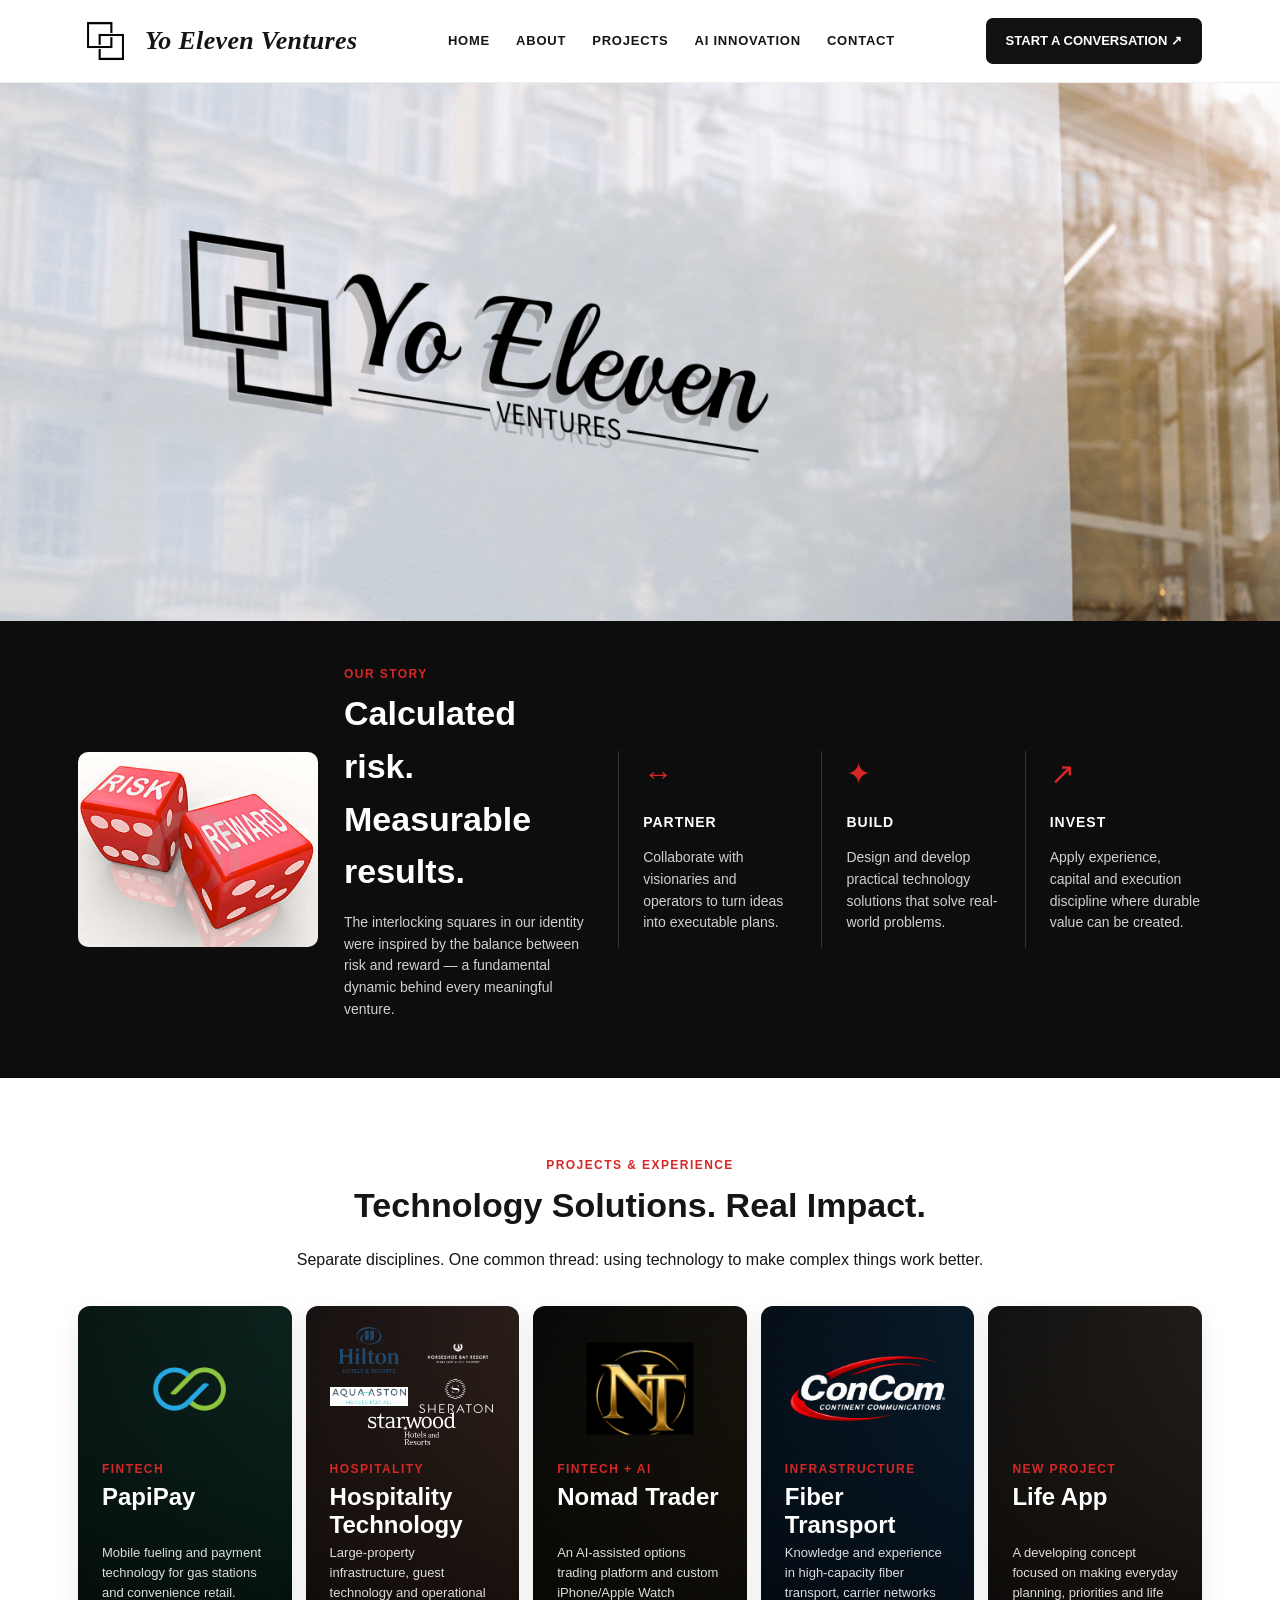
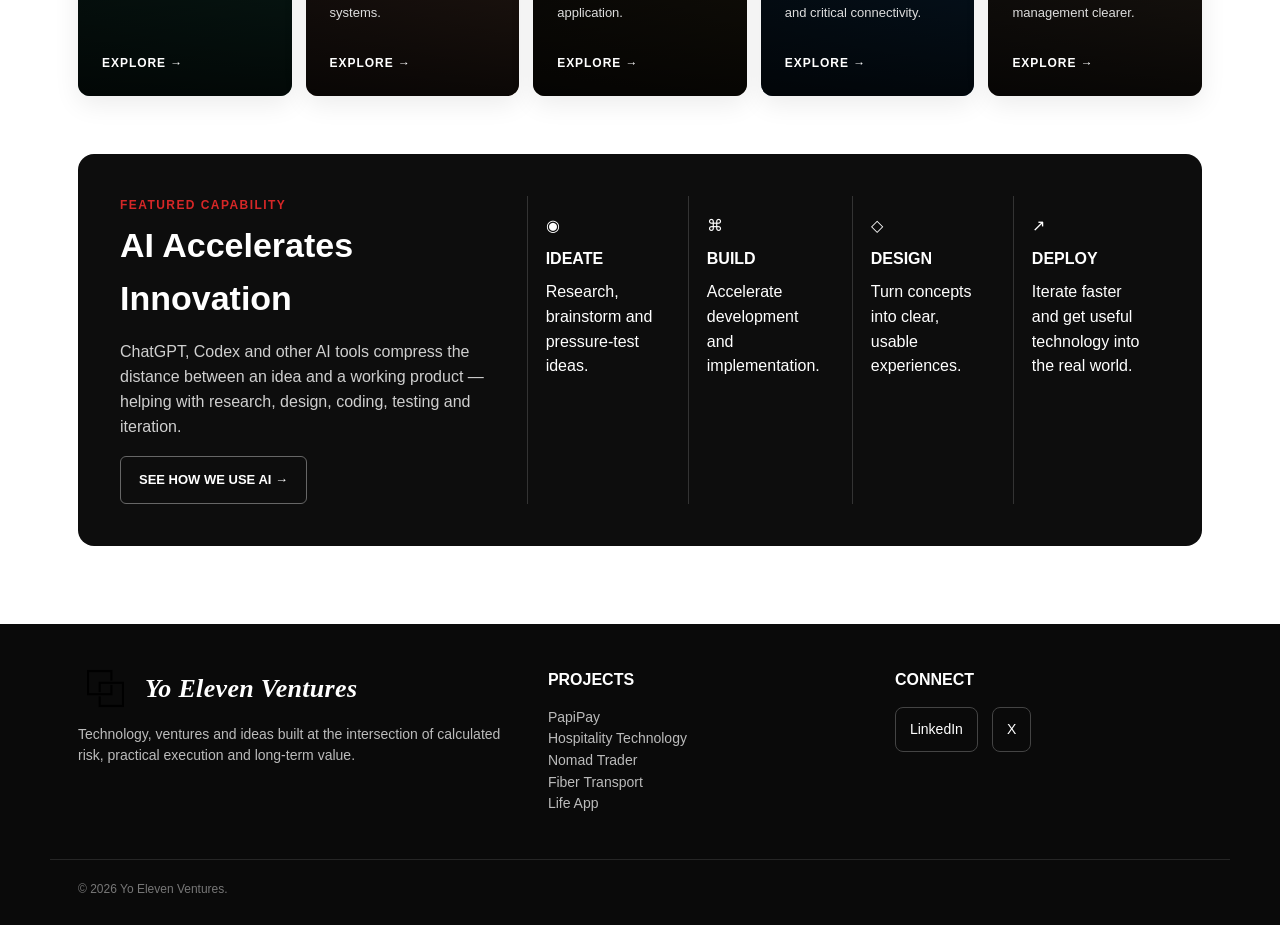
<file: index.html>
<!doctype html><html lang="en"><head><meta charset="utf-8"><meta name="viewport" content="width=device-width,initial-scale=1">
<title>Home | Yo Eleven Ventures</title><meta name="description" content="Yo Eleven Ventures — technology ventures, innovation and execution.">
<link rel="icon" href="assets/apple-touch-icon.png"><link rel="stylesheet" href="style.css"></head><body>
<header class="header"><div class="container nav">
<a class="brand" href="index.html"><img src="assets/logo-symbol.png" alt="Yo Eleven Ventures logo"><span>Yo Eleven Ventures</span></a>
<nav class="navlinks">
<a href="index.html">HOME</a><a href="about.html">ABOUT</a><a href="projects.html">PROJECTS</a><a href="ai.html">AI INNOVATION</a><a href="contact.html">CONTACT</a>
</nav><a class="cta" href="contact.html">START A CONVERSATION ↗</a>
</div></header>

<section class="hero" aria-label="Yo Eleven Ventures storefront"><img src="assets/storefront.png" alt="Yo Eleven Ventures storefront"></section>

<section class="story"><div class="container story-grid">
<img class="story-img" src="assets/risk-reward.jpg" alt="Risk and Reward dice">
<div><div class="eyebrow">Our Story</div><h2>Calculated risk. Measurable results.</h2>
<p>The interlocking squares in our identity were inspired by the balance between risk and reward — a fundamental dynamic behind every meaningful venture.</p></div>
<div class="pillar"><div class="icon">↔</div><h3>PARTNER</h3><p>Collaborate with visionaries and operators to turn ideas into executable plans.</p></div>
<div class="pillar"><div class="icon">✦</div><h3>BUILD</h3><p>Design and develop practical technology solutions that solve real-world problems.</p></div>
<div class="pillar"><div class="icon">↗</div><h3>INVEST</h3><p>Apply experience, capital and execution discipline where durable value can be created.</p></div>
</div></section>

<section class="section"><div class="container">
<div class="center"><div class="eyebrow">Projects & Experience</div><h2>Technology Solutions. Real Impact.</h2><p>Separate disciplines. One common thread: using technology to make complex things work better.</p></div>
<div class="projects">
<a class="card papi" href="papipay.html"><div class="project-card-brand"><img class="papi-mark" src="assets/papipay-symbol.png" alt="PapiPay logo"></div><div class="eyebrow">FINTECH</div><h3>PapiPay</h3><p>Mobile fueling and payment technology for gas stations and convenience retail.</p><div class="more">EXPLORE →</div></a>
<a class="card hosp" href="hospitality.html"><div class="project-card-brand hospitality-brand"><div class="hospitality-logos" aria-label="Hospitality brands"><img class="hospitality-logo" src="assets/hospitality-hilton.svg" alt="Hilton"><img class="hospitality-logo lightmark" src="assets/hospitality-horseshoe-bay.png" alt="Horseshoe Bay Resort"><img class="hospitality-logo" src="assets/hospitality-aqua-aston.png" alt="Aqua-Aston Hospitality"><img class="hospitality-logo lightmark" src="assets/hospitality-sheraton.svg" alt="Sheraton Hotels &amp; Resorts"><img class="hospitality-logo lightmark hospitality-logo-starwood" src="assets/hospitality-starwood.svg" alt="Starwood Hotels and Resorts"></div></div><div class="eyebrow">HOSPITALITY</div><h3>Hospitality Technology</h3><p>Large-property infrastructure, guest technology and operational systems.</p><div class="more">EXPLORE →</div></a>
<a class="card nomad" href="nomad-trader.html"><div class="project-card-brand"><img class="project-logo nt-logo" src="assets/nomad-trader-logo.png" alt="Nomad Trader"></div><div class="eyebrow">FINTECH + AI</div><h3>Nomad Trader</h3><p>An AI-assisted options trading platform and custom iPhone/Apple Watch application.</p><div class="more">EXPLORE →</div></a>
<a class="card fiber" href="fiber.html"><div class="project-card-brand"><img class="project-logo concom-logo" src="assets/concom-logo.png" alt="ConCom Continent Communications"></div><div class="eyebrow">INFRASTRUCTURE</div><h3>Fiber Transport</h3><p>Knowledge and experience in high-capacity fiber transport, carrier networks and critical connectivity.</p><div class="more">EXPLORE →</div></a>
<a class="card life" href="life.html"><div class="project-card-brand" aria-hidden="true"></div><div class="eyebrow">NEW PROJECT</div><h3>Life App</h3><p>A developing concept focused on making everyday planning, priorities and life management clearer.</p><div class="more">EXPLORE →</div></a>
</div>
<div class="ai">
<div><div class="eyebrow">Featured Capability</div><h2>AI Accelerates Innovation</h2><p>ChatGPT, Codex and other AI tools compress the distance between an idea and a working product — helping with research, design, coding, testing and iteration.</p><a class="btn" style="color:#fff;border-color:#666" href="ai.html">SEE HOW WE USE AI →</a></div>
<div class="flow"><div class="step">◉<b>IDEATE</b><span>Research, brainstorm and pressure-test ideas.</span></div><div class="step">⌘<b>BUILD</b><span>Accelerate development and implementation.</span></div><div class="step">◇<b>DESIGN</b><span>Turn concepts into clear, usable experiences.</span></div><div class="step">↗<b>DEPLOY</b><span>Iterate faster and get useful technology into the real world.</span></div></div>
</div>
</div></section>

<footer class="footer"><div class="container footer-grid">
<div><div class="brand"><img src="assets/logo-symbol.png" alt=""><span>Yo Eleven Ventures</span></div>
<p>Technology, ventures and ideas built at the intersection of calculated risk, practical execution and long-term value.</p></div>
<div><strong>PROJECTS</strong><p><a href="papipay.html">PapiPay</a><br><a href="hospitality.html">Hospitality Technology</a><br><a href="nomad-trader.html">Nomad Trader</a><br><a href="fiber.html">Fiber Transport</a><br><a href="life.html">Life App</a></p></div>
<div><strong>CONNECT</strong><div class="social" style="margin-top:14px">
<a href="https://www.linkedin.com/in/joey-casta%C3%B1eda-6759066a" target="_blank" rel="noopener">LinkedIn</a>
<a href="https://x.com/TheNomadTraderX" target="_blank" rel="noopener">X</a>
</div></div></div>
<div class="container" style="border-top:1px solid #262626;margin-top:30px;padding-top:20px;color:#777;font-size:12px">© 2026 Yo Eleven Ventures.</div></footer>
</body></html>
</file>
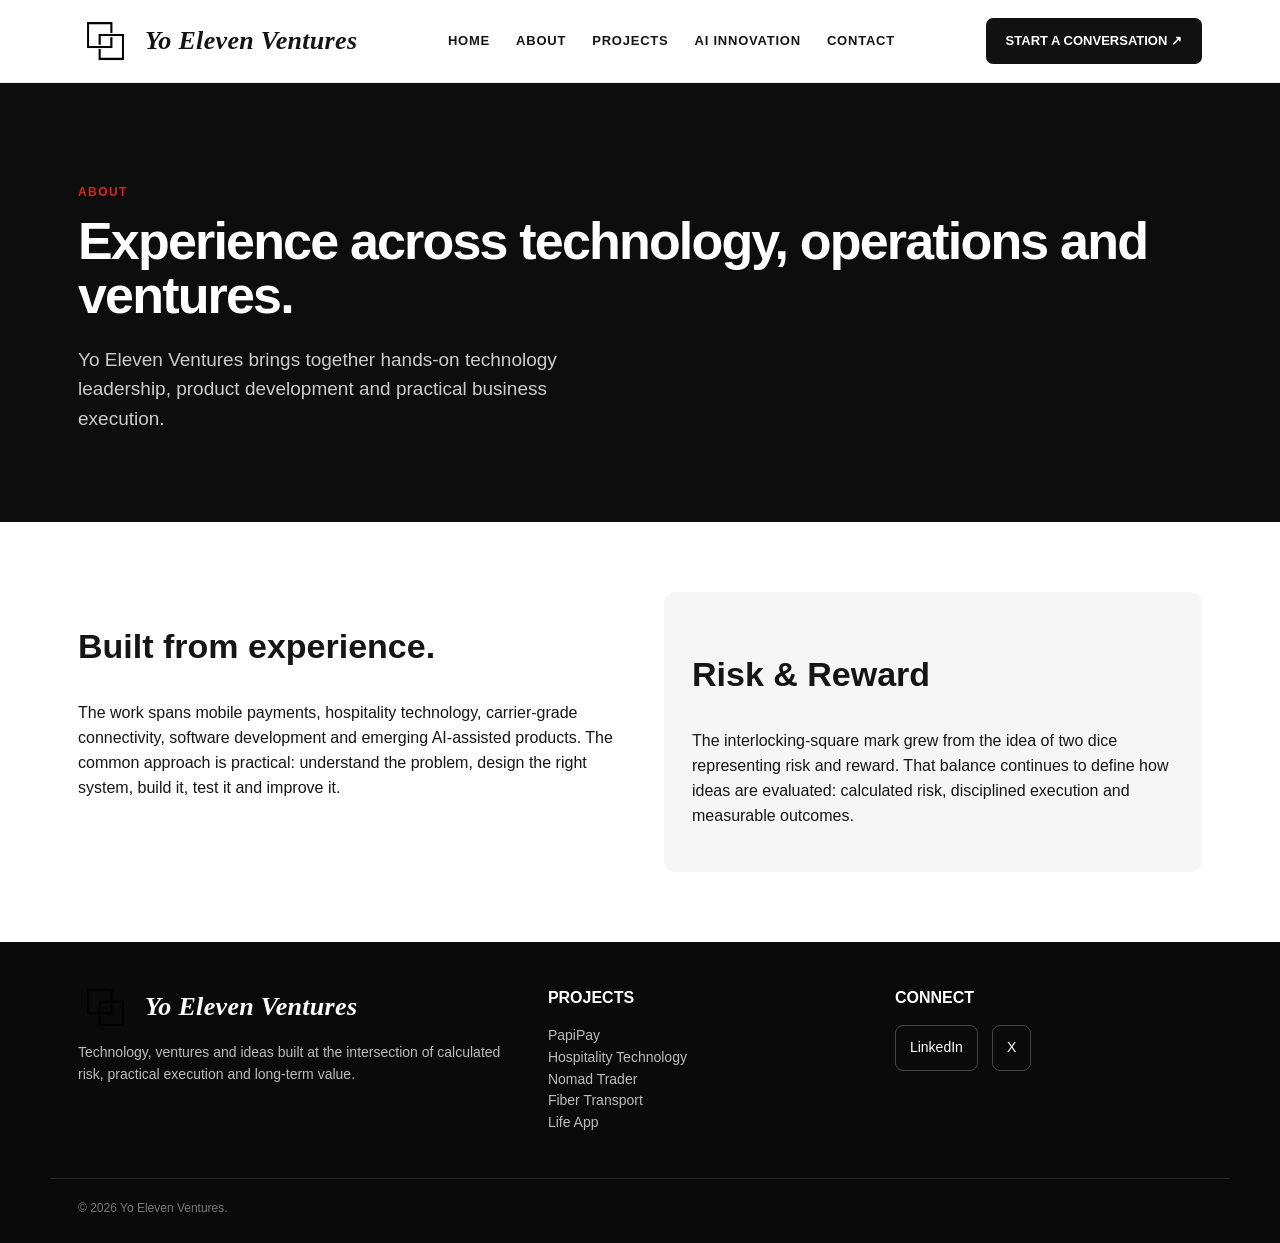
<file: about.html>
<!doctype html><html lang="en"><head><meta charset="utf-8"><meta name="viewport" content="width=device-width,initial-scale=1">
<title>About | Yo Eleven Ventures</title><meta name="description" content="Yo Eleven Ventures — technology ventures, innovation and execution.">
<link rel="icon" href="assets/apple-touch-icon.png"><link rel="stylesheet" href="style.css"></head><body>
<header class="header"><div class="container nav">
<a class="brand" href="index.html"><img src="assets/logo-symbol.png" alt="Yo Eleven Ventures logo"><span>Yo Eleven Ventures</span></a>
<nav class="navlinks">
<a href="index.html">HOME</a><a href="about.html">ABOUT</a><a href="projects.html">PROJECTS</a><a href="ai.html">AI INNOVATION</a><a href="contact.html">CONTACT</a>
</nav><a class="cta" href="contact.html">START A CONVERSATION ↗</a>
</div></header>

<section class="page-hero"><div class="container"><div class="eyebrow">About</div><h1>Experience across technology, operations and ventures.</h1><p class="lead" style="color:#ccc">Yo Eleven Ventures brings together hands-on technology leadership, product development and practical business execution.</p></div></section>
<section class="content"><div class="container content-grid"><div><h2>Built from experience.</h2><p>The work spans mobile payments, hospitality technology, carrier-grade connectivity, software development and emerging AI-assisted products. The common approach is practical: understand the problem, design the right system, build it, test it and improve it.</p></div><div class="panel"><h2>Risk & Reward</h2><p>The interlocking-square mark grew from the idea of two dice representing risk and reward. That balance continues to define how ideas are evaluated: calculated risk, disciplined execution and measurable outcomes.</p></div></div></section>

<footer class="footer"><div class="container footer-grid">
<div><div class="brand"><img src="assets/logo-symbol.png" alt=""><span>Yo Eleven Ventures</span></div>
<p>Technology, ventures and ideas built at the intersection of calculated risk, practical execution and long-term value.</p></div>
<div><strong>PROJECTS</strong><p><a href="papipay.html">PapiPay</a><br><a href="hospitality.html">Hospitality Technology</a><br><a href="nomad-trader.html">Nomad Trader</a><br><a href="fiber.html">Fiber Transport</a><br><a href="life.html">Life App</a></p></div>
<div><strong>CONNECT</strong><div class="social" style="margin-top:14px">
<a href="https://www.linkedin.com/in/joey-casta%C3%B1eda-6759066a" target="_blank" rel="noopener">LinkedIn</a>
<a href="https://x.com/TheNomadTraderX" target="_blank" rel="noopener">X</a>
</div></div></div>
<div class="container" style="border-top:1px solid #262626;margin-top:30px;padding-top:20px;color:#777;font-size:12px">© 2026 Yo Eleven Ventures.</div></footer>
</body></html>
</file>
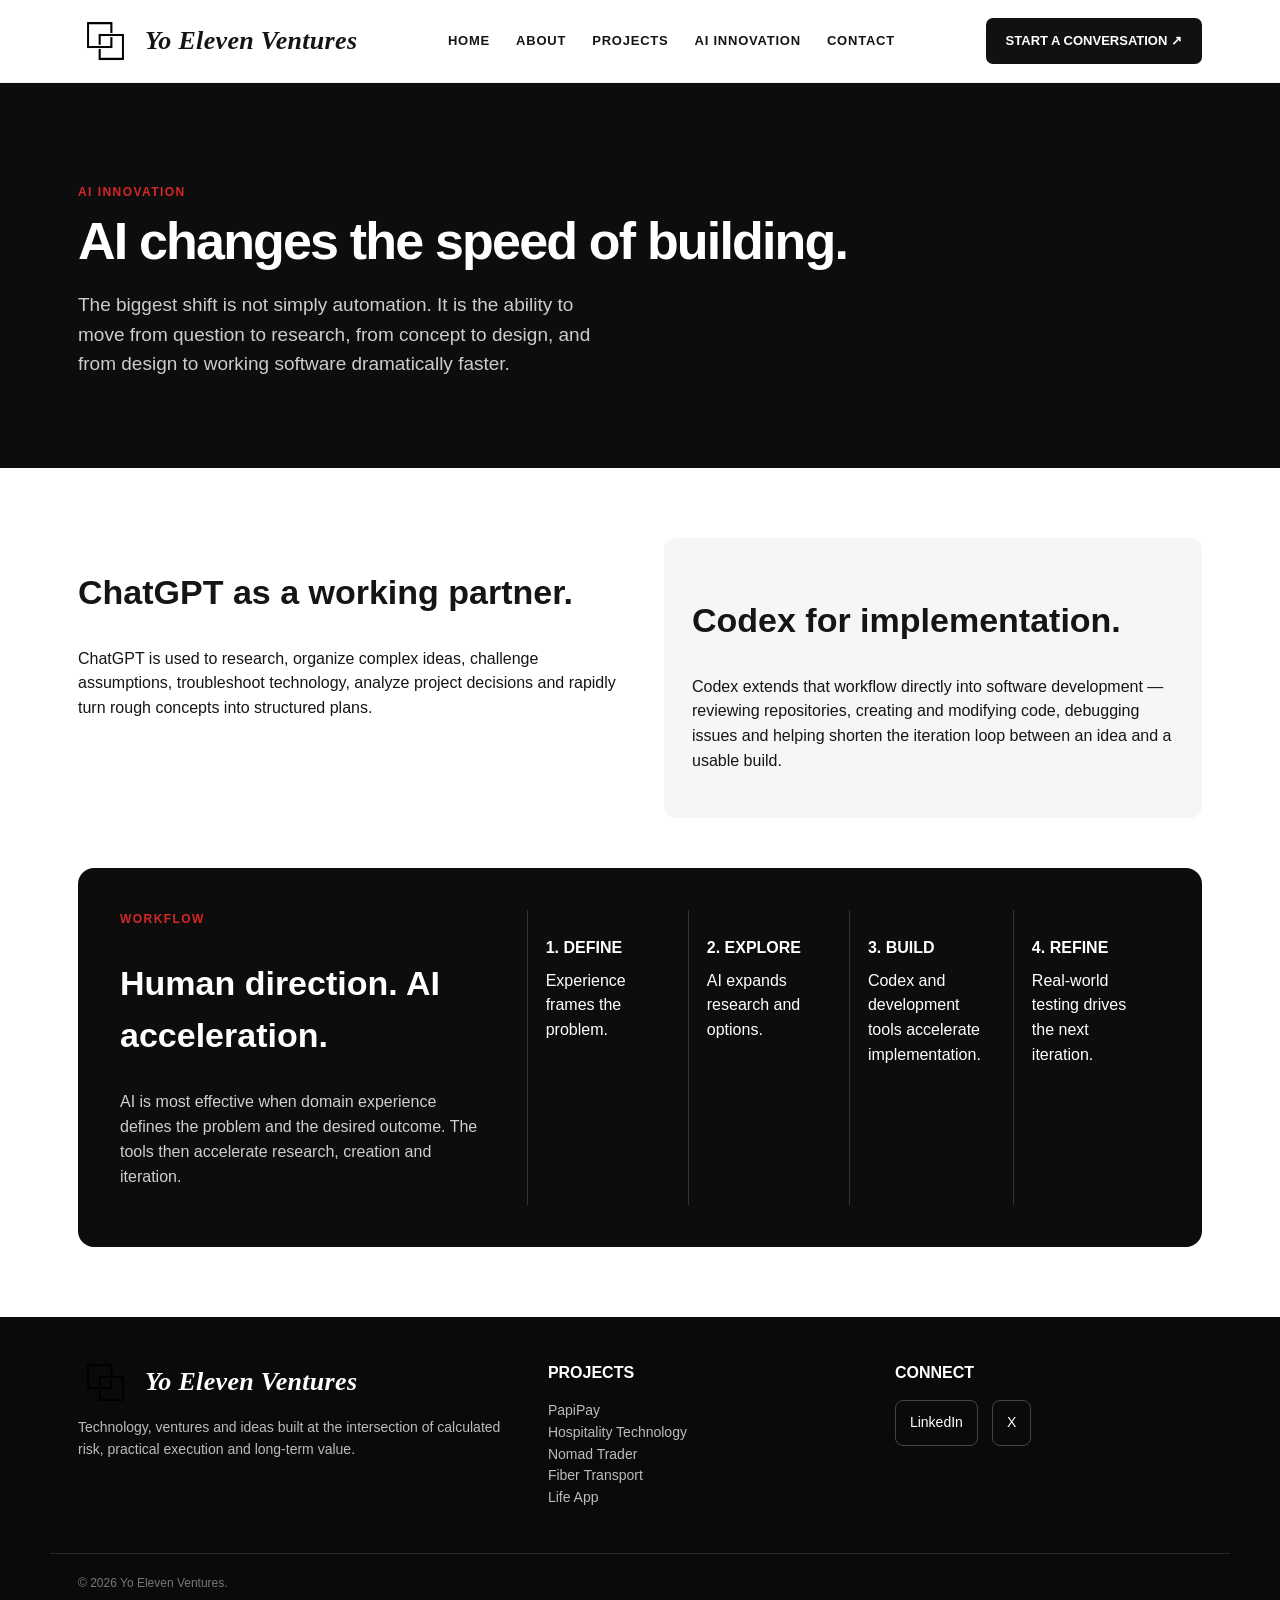
<file: ai.html>
<!doctype html><html lang="en"><head><meta charset="utf-8"><meta name="viewport" content="width=device-width,initial-scale=1">
<title>AI Innovation | Yo Eleven Ventures</title><meta name="description" content="Yo Eleven Ventures — technology ventures, innovation and execution.">
<link rel="icon" href="assets/apple-touch-icon.png"><link rel="stylesheet" href="style.css"></head><body>
<header class="header"><div class="container nav">
<a class="brand" href="index.html"><img src="assets/logo-symbol.png" alt="Yo Eleven Ventures logo"><span>Yo Eleven Ventures</span></a>
<nav class="navlinks">
<a href="index.html">HOME</a><a href="about.html">ABOUT</a><a href="projects.html">PROJECTS</a><a href="ai.html">AI INNOVATION</a><a href="contact.html">CONTACT</a>
</nav><a class="cta" href="contact.html">START A CONVERSATION ↗</a>
</div></header>

<section class="page-hero"><div class="container"><div class="eyebrow">AI Innovation</div><h1>AI changes the speed of building.</h1><p class="lead" style="color:#ccc">The biggest shift is not simply automation. It is the ability to move from question to research, from concept to design, and from design to working software dramatically faster.</p></div></section>
<section class="content"><div class="container">
<div class="content-grid"><div><h2>ChatGPT as a working partner.</h2><p>ChatGPT is used to research, organize complex ideas, challenge assumptions, troubleshoot technology, analyze project decisions and rapidly turn rough concepts into structured plans.</p></div><div class="panel"><h2>Codex for implementation.</h2><p>Codex extends that workflow directly into software development — reviewing repositories, creating and modifying code, debugging issues and helping shorten the iteration loop between an idea and a usable build.</p></div></div>
<div class="ai" style="margin-top:50px"><div><div class="eyebrow">Workflow</div><h2>Human direction. AI acceleration.</h2><p>AI is most effective when domain experience defines the problem and the desired outcome. The tools then accelerate research, creation and iteration.</p></div><div class="flow"><div class="step"><b>1. DEFINE</b><span>Experience frames the problem.</span></div><div class="step"><b>2. EXPLORE</b><span>AI expands research and options.</span></div><div class="step"><b>3. BUILD</b><span>Codex and development tools accelerate implementation.</span></div><div class="step"><b>4. REFINE</b><span>Real-world testing drives the next iteration.</span></div></div></div>
</div></section>

<footer class="footer"><div class="container footer-grid">
<div><div class="brand"><img src="assets/logo-symbol.png" alt=""><span>Yo Eleven Ventures</span></div>
<p>Technology, ventures and ideas built at the intersection of calculated risk, practical execution and long-term value.</p></div>
<div><strong>PROJECTS</strong><p><a href="papipay.html">PapiPay</a><br><a href="hospitality.html">Hospitality Technology</a><br><a href="nomad-trader.html">Nomad Trader</a><br><a href="fiber.html">Fiber Transport</a><br><a href="life.html">Life App</a></p></div>
<div><strong>CONNECT</strong><div class="social" style="margin-top:14px">
<a href="https://www.linkedin.com/in/joey-casta%C3%B1eda-6759066a" target="_blank" rel="noopener">LinkedIn</a>
<a href="https://x.com/TheNomadTraderX" target="_blank" rel="noopener">X</a>
</div></div></div>
<div class="container" style="border-top:1px solid #262626;margin-top:30px;padding-top:20px;color:#777;font-size:12px">© 2026 Yo Eleven Ventures.</div></footer>
</body></html>
</file>
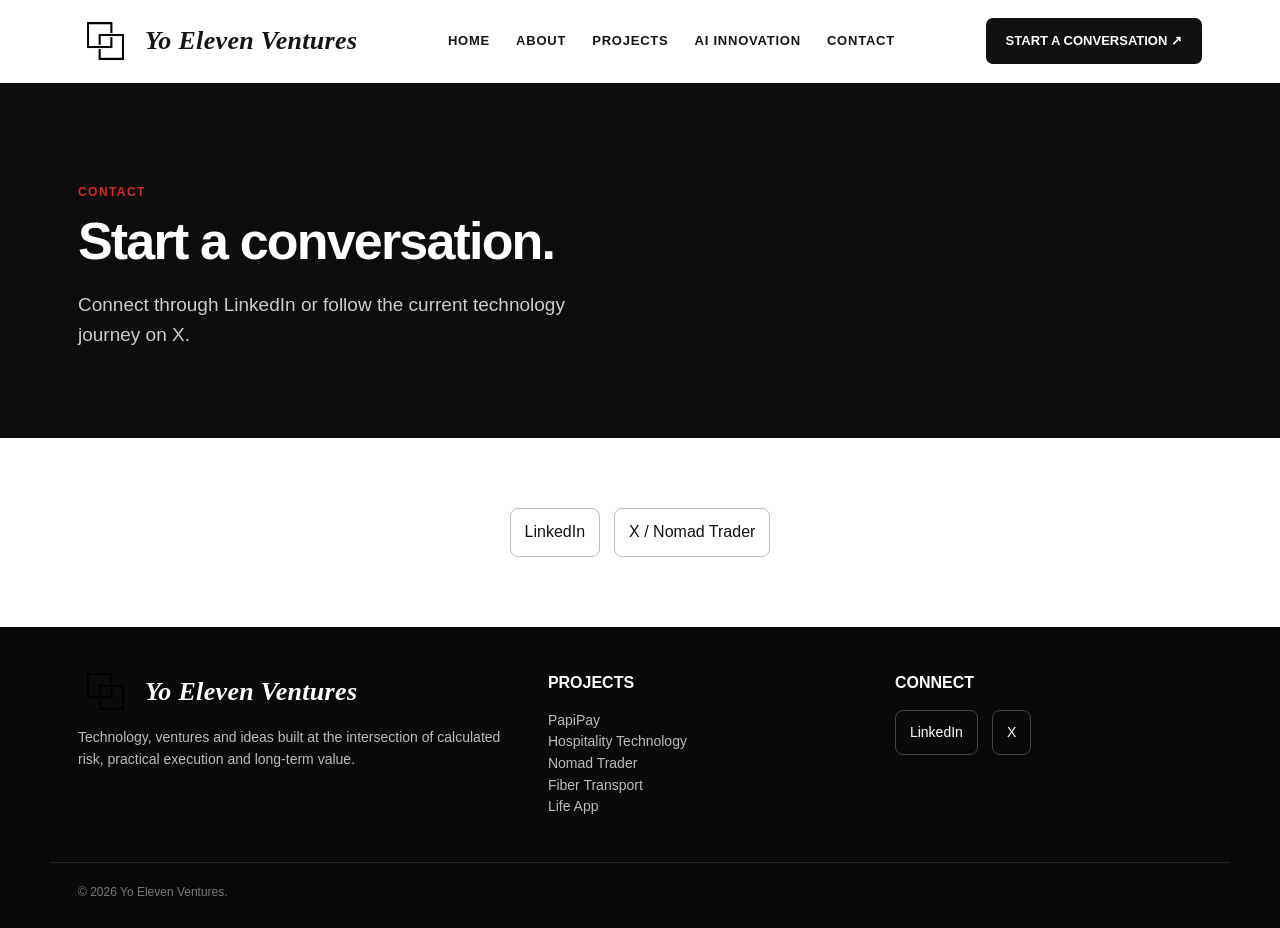
<file: contact.html>
<!doctype html><html lang="en"><head><meta charset="utf-8"><meta name="viewport" content="width=device-width,initial-scale=1">
<title>Contact | Yo Eleven Ventures</title><meta name="description" content="Yo Eleven Ventures — technology ventures, innovation and execution.">
<link rel="icon" href="assets/apple-touch-icon.png"><link rel="stylesheet" href="style.css"></head><body>
<header class="header"><div class="container nav">
<a class="brand" href="index.html"><img src="assets/logo-symbol.png" alt="Yo Eleven Ventures logo"><span>Yo Eleven Ventures</span></a>
<nav class="navlinks">
<a href="index.html">HOME</a><a href="about.html">ABOUT</a><a href="projects.html">PROJECTS</a><a href="ai.html">AI INNOVATION</a><a href="contact.html">CONTACT</a>
</nav><a class="cta" href="contact.html">START A CONVERSATION ↗</a>
</div></header>

<section class="page-hero"><div class="container"><div class="eyebrow">Contact</div><h1>Start a conversation.</h1><p class="lead" style="color:#ccc">Connect through LinkedIn or follow the current technology journey on X.</p></div></section>
<section class="content"><div class="container center"><div class="social" style="justify-content:center">
<a style="color:#111;border-color:#bbb" href="https://www.linkedin.com/in/joey-casta%C3%B1eda-6759066a" target="_blank">LinkedIn</a>
<a style="color:#111;border-color:#bbb" href="https://x.com/TheNomadTraderX" target="_blank">X / Nomad Trader</a>
</div></div></section>

<footer class="footer"><div class="container footer-grid">
<div><div class="brand"><img src="assets/logo-symbol.png" alt=""><span>Yo Eleven Ventures</span></div>
<p>Technology, ventures and ideas built at the intersection of calculated risk, practical execution and long-term value.</p></div>
<div><strong>PROJECTS</strong><p><a href="papipay.html">PapiPay</a><br><a href="hospitality.html">Hospitality Technology</a><br><a href="nomad-trader.html">Nomad Trader</a><br><a href="fiber.html">Fiber Transport</a><br><a href="life.html">Life App</a></p></div>
<div><strong>CONNECT</strong><div class="social" style="margin-top:14px">
<a href="https://www.linkedin.com/in/joey-casta%C3%B1eda-6759066a" target="_blank" rel="noopener">LinkedIn</a>
<a href="https://x.com/TheNomadTraderX" target="_blank" rel="noopener">X</a>
</div></div></div>
<div class="container" style="border-top:1px solid #262626;margin-top:30px;padding-top:20px;color:#777;font-size:12px">© 2026 Yo Eleven Ventures.</div></footer>
</body></html>
</file>
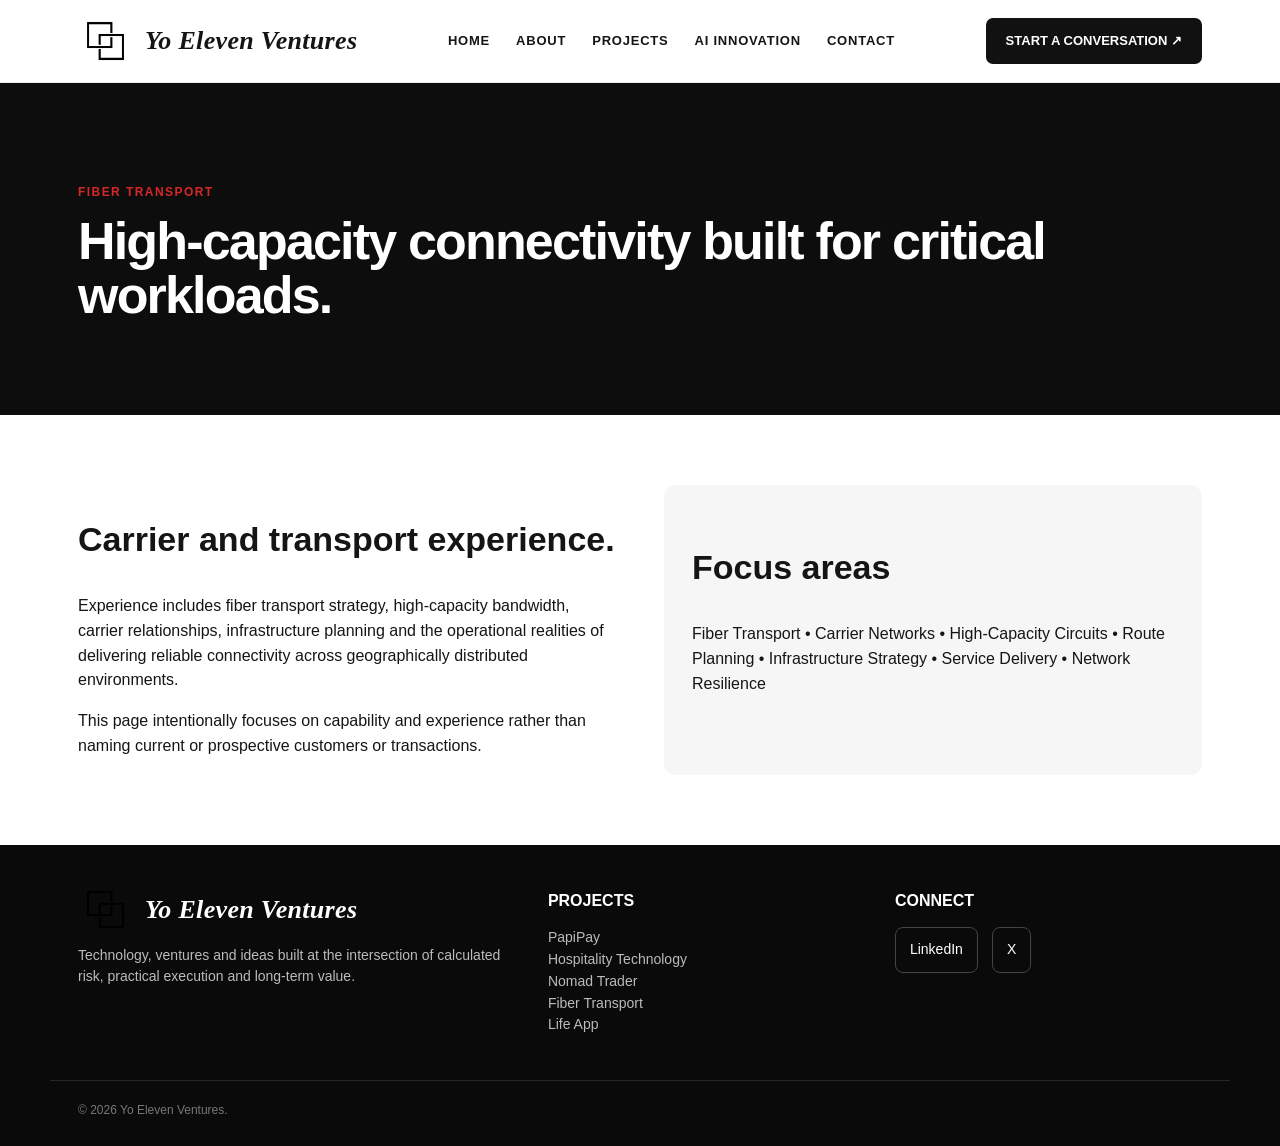
<file: fiber.html>
<!doctype html><html lang="en"><head><meta charset="utf-8"><meta name="viewport" content="width=device-width,initial-scale=1">
<title>Fiber Transport | Yo Eleven Ventures</title><meta name="description" content="Yo Eleven Ventures — technology ventures, innovation and execution.">
<link rel="icon" href="assets/apple-touch-icon.png"><link rel="stylesheet" href="style.css"></head><body>
<header class="header"><div class="container nav">
<a class="brand" href="index.html"><img src="assets/logo-symbol.png" alt="Yo Eleven Ventures logo"><span>Yo Eleven Ventures</span></a>
<nav class="navlinks">
<a href="index.html">HOME</a><a href="about.html">ABOUT</a><a href="projects.html">PROJECTS</a><a href="ai.html">AI INNOVATION</a><a href="contact.html">CONTACT</a>
</nav><a class="cta" href="contact.html">START A CONVERSATION ↗</a>
</div></header>

<section class="page-hero"><div class="container"><div class="eyebrow">Fiber Transport</div><h1>High-capacity connectivity built for critical workloads.</h1></div></section>
<section class="content"><div class="container content-grid"><div><h2>Carrier and transport experience.</h2><p>Experience includes fiber transport strategy, high-capacity bandwidth, carrier relationships, infrastructure planning and the operational realities of delivering reliable connectivity across geographically distributed environments.</p><p>This page intentionally focuses on capability and experience rather than naming current or prospective customers or transactions.</p></div><div class="panel"><h2>Focus areas</h2><p>Fiber Transport • Carrier Networks • High-Capacity Circuits • Route Planning • Infrastructure Strategy • Service Delivery • Network Resilience</p></div></div></section>

<footer class="footer"><div class="container footer-grid">
<div><div class="brand"><img src="assets/logo-symbol.png" alt=""><span>Yo Eleven Ventures</span></div>
<p>Technology, ventures and ideas built at the intersection of calculated risk, practical execution and long-term value.</p></div>
<div><strong>PROJECTS</strong><p><a href="papipay.html">PapiPay</a><br><a href="hospitality.html">Hospitality Technology</a><br><a href="nomad-trader.html">Nomad Trader</a><br><a href="fiber.html">Fiber Transport</a><br><a href="life.html">Life App</a></p></div>
<div><strong>CONNECT</strong><div class="social" style="margin-top:14px">
<a href="https://www.linkedin.com/in/joey-casta%C3%B1eda-6759066a" target="_blank" rel="noopener">LinkedIn</a>
<a href="https://x.com/TheNomadTraderX" target="_blank" rel="noopener">X</a>
</div></div></div>
<div class="container" style="border-top:1px solid #262626;margin-top:30px;padding-top:20px;color:#777;font-size:12px">© 2026 Yo Eleven Ventures.</div></footer>
</body></html>
</file>
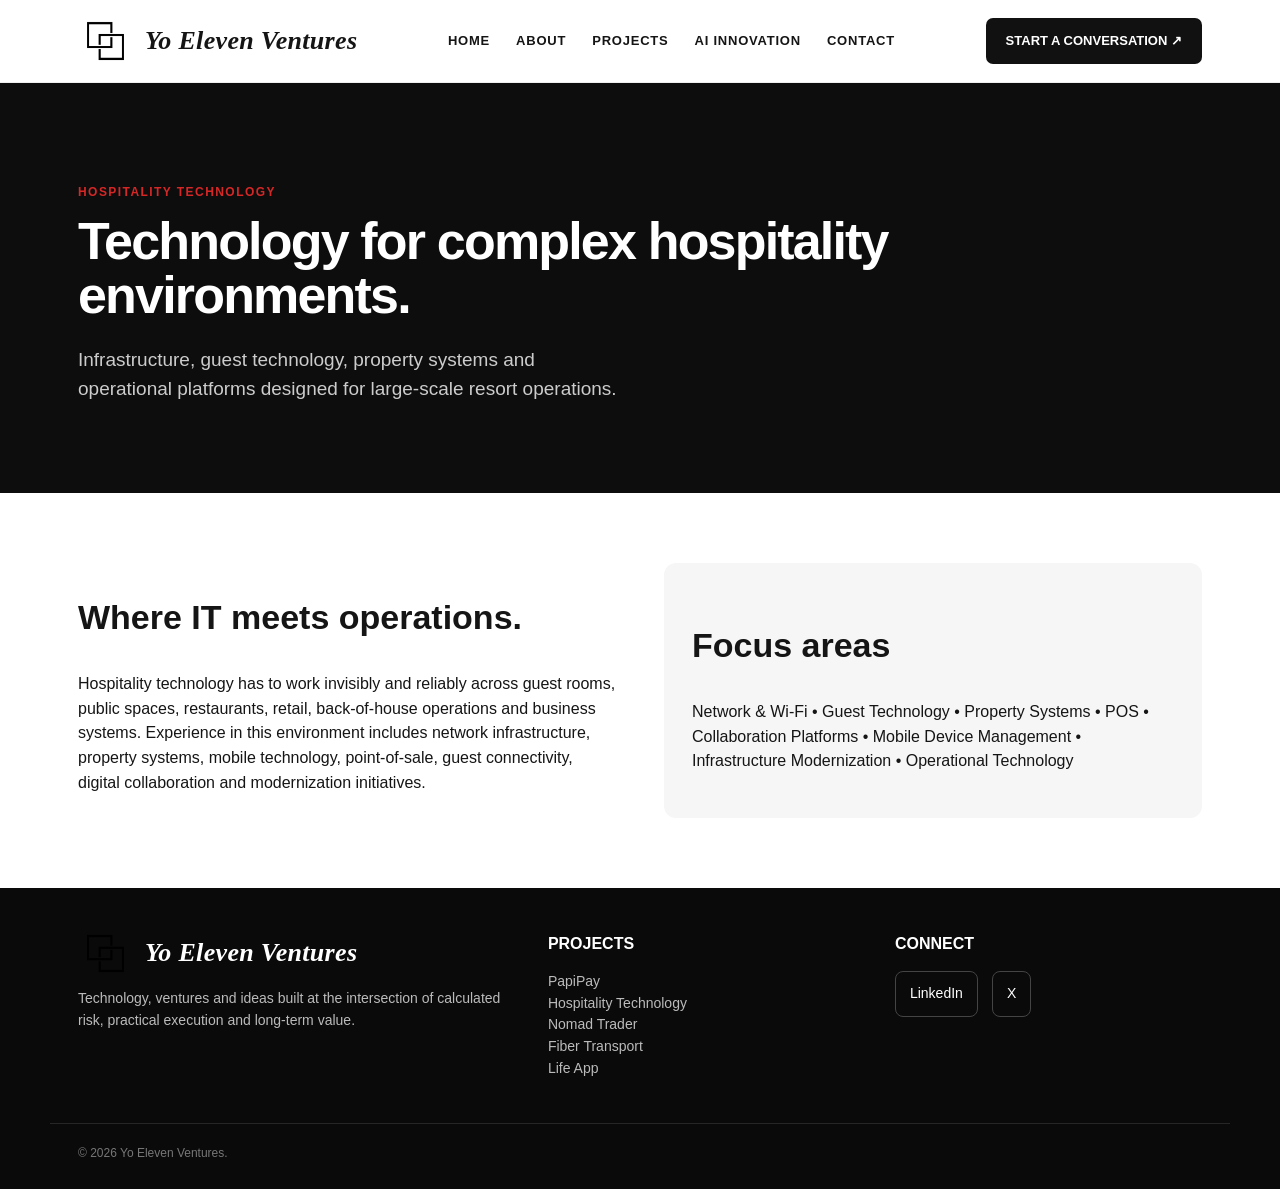
<file: hospitality.html>
<!doctype html><html lang="en"><head><meta charset="utf-8"><meta name="viewport" content="width=device-width,initial-scale=1">
<title>Hospitality Technology | Yo Eleven Ventures</title><meta name="description" content="Yo Eleven Ventures — technology ventures, innovation and execution.">
<link rel="icon" href="assets/apple-touch-icon.png"><link rel="stylesheet" href="style.css"></head><body>
<header class="header"><div class="container nav">
<a class="brand" href="index.html"><img src="assets/logo-symbol.png" alt="Yo Eleven Ventures logo"><span>Yo Eleven Ventures</span></a>
<nav class="navlinks">
<a href="index.html">HOME</a><a href="about.html">ABOUT</a><a href="projects.html">PROJECTS</a><a href="ai.html">AI INNOVATION</a><a href="contact.html">CONTACT</a>
</nav><a class="cta" href="contact.html">START A CONVERSATION ↗</a>
</div></header>

<section class="page-hero"><div class="container"><div class="eyebrow">Hospitality Technology</div><h1>Technology for complex hospitality environments.</h1><p class="lead" style="color:#ccc">Infrastructure, guest technology, property systems and operational platforms designed for large-scale resort operations.</p></div></section>
<section class="content"><div class="container content-grid"><div><h2>Where IT meets operations.</h2><p>Hospitality technology has to work invisibly and reliably across guest rooms, public spaces, restaurants, retail, back-of-house operations and business systems. Experience in this environment includes network infrastructure, property systems, mobile technology, point-of-sale, guest connectivity, digital collaboration and modernization initiatives.</p></div><div class="panel"><h2>Focus areas</h2><p>Network & Wi-Fi • Guest Technology • Property Systems • POS • Collaboration Platforms • Mobile Device Management • Infrastructure Modernization • Operational Technology</p></div></div></section>

<footer class="footer"><div class="container footer-grid">
<div><div class="brand"><img src="assets/logo-symbol.png" alt=""><span>Yo Eleven Ventures</span></div>
<p>Technology, ventures and ideas built at the intersection of calculated risk, practical execution and long-term value.</p></div>
<div><strong>PROJECTS</strong><p><a href="papipay.html">PapiPay</a><br><a href="hospitality.html">Hospitality Technology</a><br><a href="nomad-trader.html">Nomad Trader</a><br><a href="fiber.html">Fiber Transport</a><br><a href="life.html">Life App</a></p></div>
<div><strong>CONNECT</strong><div class="social" style="margin-top:14px">
<a href="https://www.linkedin.com/in/joey-casta%C3%B1eda-6759066a" target="_blank" rel="noopener">LinkedIn</a>
<a href="https://x.com/TheNomadTraderX" target="_blank" rel="noopener">X</a>
</div></div></div>
<div class="container" style="border-top:1px solid #262626;margin-top:30px;padding-top:20px;color:#777;font-size:12px">© 2026 Yo Eleven Ventures.</div></footer>
</body></html>
</file>
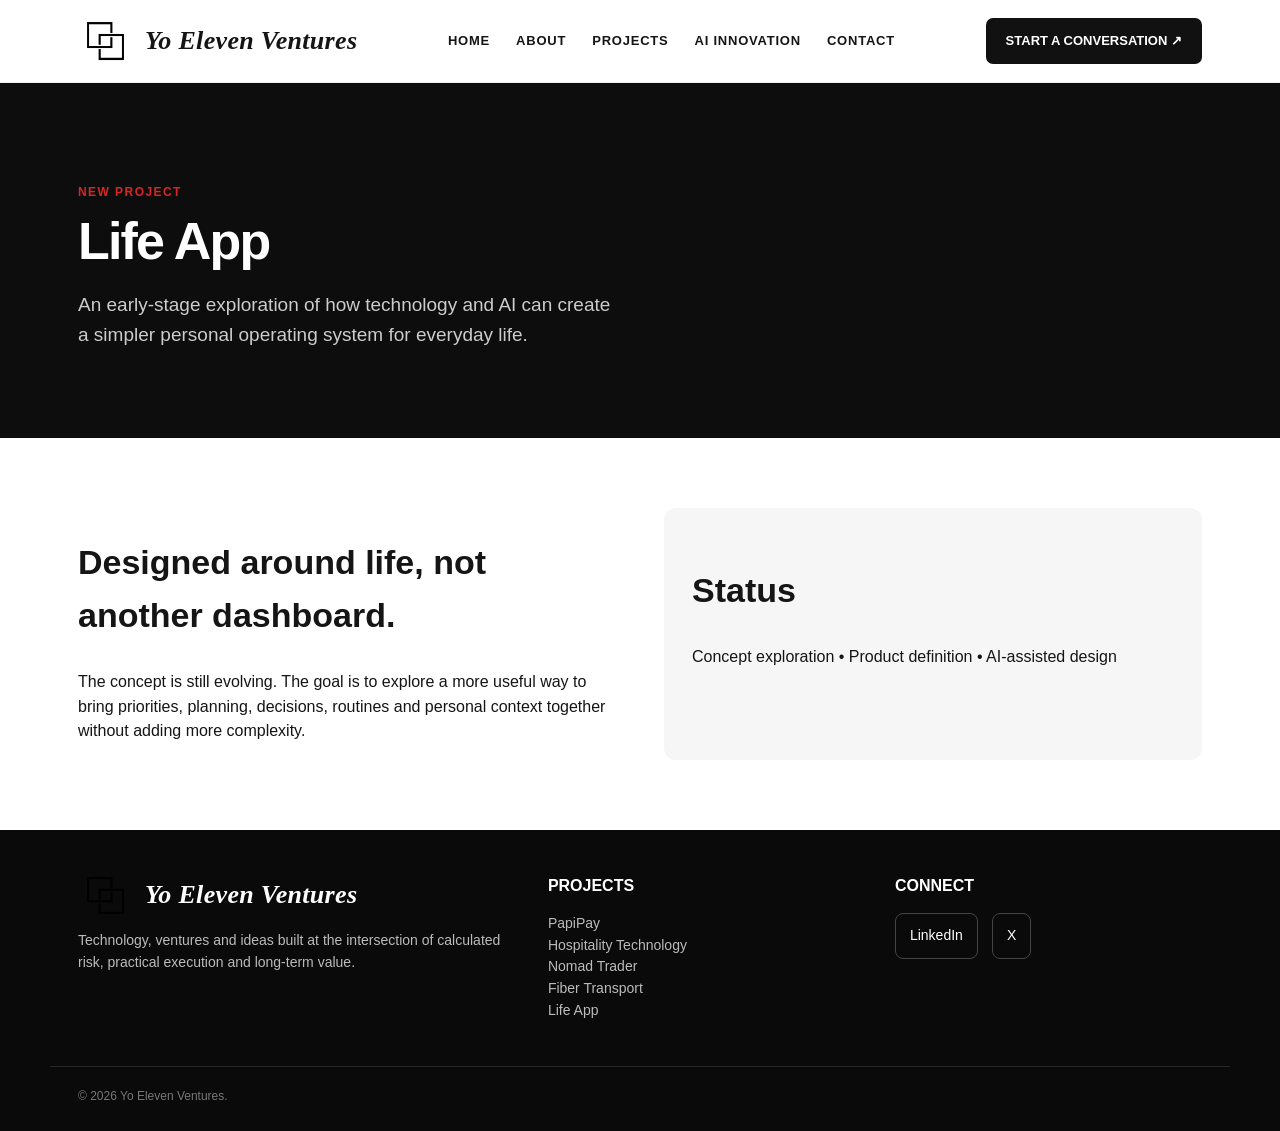
<file: life.html>
<!doctype html><html lang="en"><head><meta charset="utf-8"><meta name="viewport" content="width=device-width,initial-scale=1">
<title>Life App | Yo Eleven Ventures</title><meta name="description" content="Yo Eleven Ventures — technology ventures, innovation and execution.">
<link rel="icon" href="assets/apple-touch-icon.png"><link rel="stylesheet" href="style.css"></head><body>
<header class="header"><div class="container nav">
<a class="brand" href="index.html"><img src="assets/logo-symbol.png" alt="Yo Eleven Ventures logo"><span>Yo Eleven Ventures</span></a>
<nav class="navlinks">
<a href="index.html">HOME</a><a href="about.html">ABOUT</a><a href="projects.html">PROJECTS</a><a href="ai.html">AI INNOVATION</a><a href="contact.html">CONTACT</a>
</nav><a class="cta" href="contact.html">START A CONVERSATION ↗</a>
</div></header>

<section class="page-hero"><div class="container"><div class="eyebrow">New Project</div><h1>Life App</h1><p class="lead" style="color:#ccc">An early-stage exploration of how technology and AI can create a simpler personal operating system for everyday life.</p></div></section>
<section class="content"><div class="container content-grid"><div><h2>Designed around life, not another dashboard.</h2><p>The concept is still evolving. The goal is to explore a more useful way to bring priorities, planning, decisions, routines and personal context together without adding more complexity.</p></div><div class="panel"><h2>Status</h2><p>Concept exploration • Product definition • AI-assisted design</p></div></div></section>

<footer class="footer"><div class="container footer-grid">
<div><div class="brand"><img src="assets/logo-symbol.png" alt=""><span>Yo Eleven Ventures</span></div>
<p>Technology, ventures and ideas built at the intersection of calculated risk, practical execution and long-term value.</p></div>
<div><strong>PROJECTS</strong><p><a href="papipay.html">PapiPay</a><br><a href="hospitality.html">Hospitality Technology</a><br><a href="nomad-trader.html">Nomad Trader</a><br><a href="fiber.html">Fiber Transport</a><br><a href="life.html">Life App</a></p></div>
<div><strong>CONNECT</strong><div class="social" style="margin-top:14px">
<a href="https://www.linkedin.com/in/joey-casta%C3%B1eda-6759066a" target="_blank" rel="noopener">LinkedIn</a>
<a href="https://x.com/TheNomadTraderX" target="_blank" rel="noopener">X</a>
</div></div></div>
<div class="container" style="border-top:1px solid #262626;margin-top:30px;padding-top:20px;color:#777;font-size:12px">© 2026 Yo Eleven Ventures.</div></footer>
</body></html>
</file>
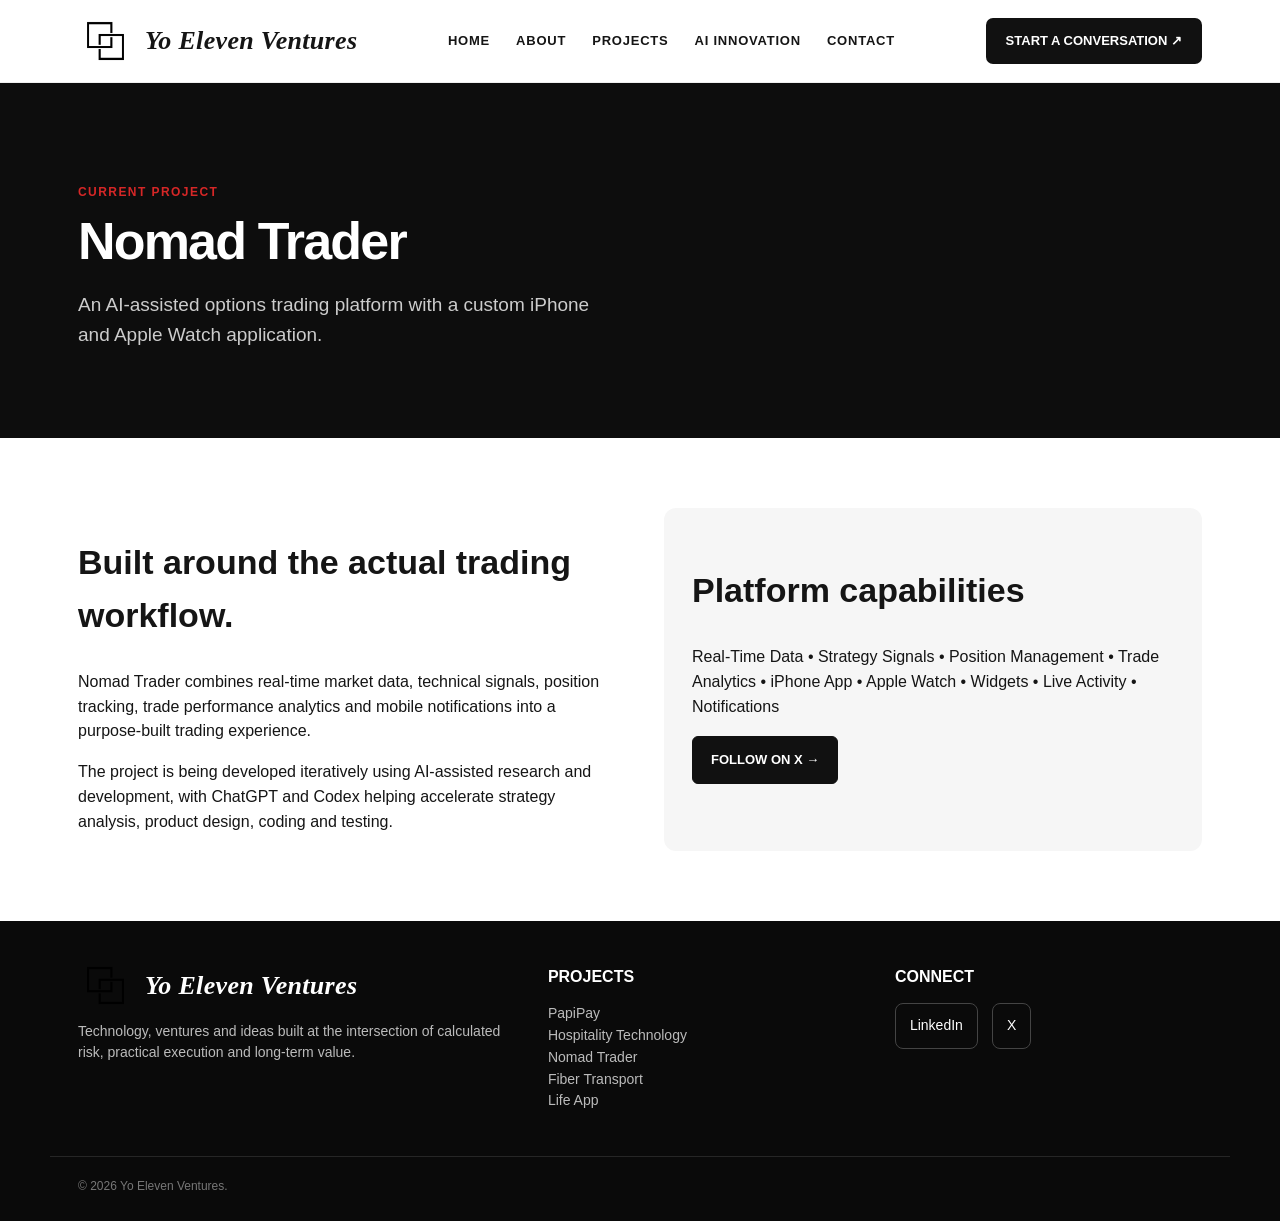
<file: nomad-trader.html>
<!doctype html><html lang="en"><head><meta charset="utf-8"><meta name="viewport" content="width=device-width,initial-scale=1">
<title>Nomad Trader | Yo Eleven Ventures</title><meta name="description" content="Yo Eleven Ventures — technology ventures, innovation and execution.">
<link rel="icon" href="assets/apple-touch-icon.png"><link rel="stylesheet" href="style.css"></head><body>
<header class="header"><div class="container nav">
<a class="brand" href="index.html"><img src="assets/logo-symbol.png" alt="Yo Eleven Ventures logo"><span>Yo Eleven Ventures</span></a>
<nav class="navlinks">
<a href="index.html">HOME</a><a href="about.html">ABOUT</a><a href="projects.html">PROJECTS</a><a href="ai.html">AI INNOVATION</a><a href="contact.html">CONTACT</a>
</nav><a class="cta" href="contact.html">START A CONVERSATION ↗</a>
</div></header>

<section class="page-hero"><div class="container"><div class="eyebrow">Current Project</div><h1>Nomad Trader</h1><p class="lead" style="color:#ccc">An AI-assisted options trading platform with a custom iPhone and Apple Watch application.</p></div></section>
<section class="content"><div class="container content-grid"><div><h2>Built around the actual trading workflow.</h2><p>Nomad Trader combines real-time market data, technical signals, position tracking, trade performance analytics and mobile notifications into a purpose-built trading experience.</p><p>The project is being developed iteratively using AI-assisted research and development, with ChatGPT and Codex helping accelerate strategy analysis, product design, coding and testing.</p></div><div class="panel"><h2>Platform capabilities</h2><p>Real-Time Data • Strategy Signals • Position Management • Trade Analytics • iPhone App • Apple Watch • Widgets • Live Activity • Notifications</p><p><a class="btn dark" href="https://x.com/TheNomadTraderX" target="_blank">FOLLOW ON X →</a></p></div></div></section>

<footer class="footer"><div class="container footer-grid">
<div><div class="brand"><img src="assets/logo-symbol.png" alt=""><span>Yo Eleven Ventures</span></div>
<p>Technology, ventures and ideas built at the intersection of calculated risk, practical execution and long-term value.</p></div>
<div><strong>PROJECTS</strong><p><a href="papipay.html">PapiPay</a><br><a href="hospitality.html">Hospitality Technology</a><br><a href="nomad-trader.html">Nomad Trader</a><br><a href="fiber.html">Fiber Transport</a><br><a href="life.html">Life App</a></p></div>
<div><strong>CONNECT</strong><div class="social" style="margin-top:14px">
<a href="https://www.linkedin.com/in/joey-casta%C3%B1eda-6759066a" target="_blank" rel="noopener">LinkedIn</a>
<a href="https://x.com/TheNomadTraderX" target="_blank" rel="noopener">X</a>
</div></div></div>
<div class="container" style="border-top:1px solid #262626;margin-top:30px;padding-top:20px;color:#777;font-size:12px">© 2026 Yo Eleven Ventures.</div></footer>
</body></html>
</file>
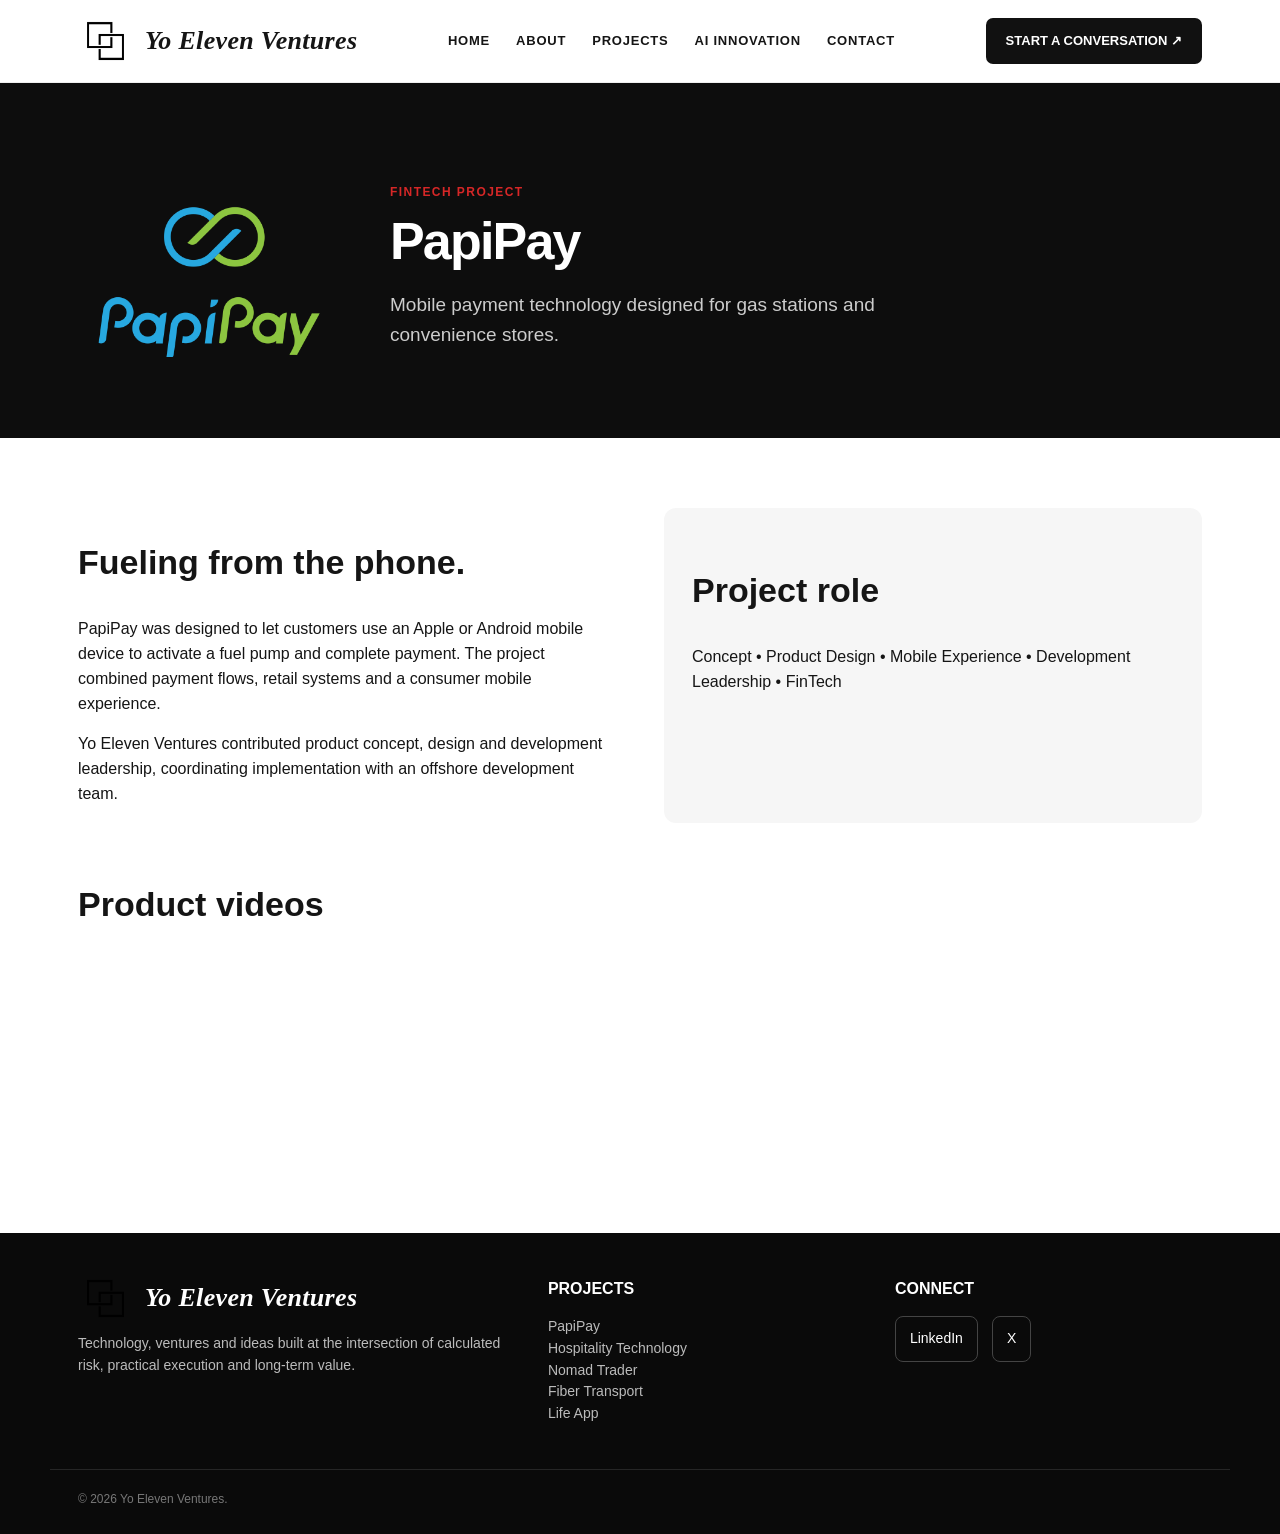
<file: papipay.html>
<!doctype html><html lang="en"><head><meta charset="utf-8"><meta name="viewport" content="width=device-width,initial-scale=1">
<title>PapiPay | Yo Eleven Ventures</title><meta name="description" content="Yo Eleven Ventures — technology ventures, innovation and execution.">
<link rel="icon" href="assets/apple-touch-icon.png"><link rel="stylesheet" href="style.css"></head><body>
<header class="header"><div class="container nav">
<a class="brand" href="index.html"><img src="assets/logo-symbol.png" alt="Yo Eleven Ventures logo"><span>Yo Eleven Ventures</span></a>
<nav class="navlinks">
<a href="index.html">HOME</a><a href="about.html">ABOUT</a><a href="projects.html">PROJECTS</a><a href="ai.html">AI INNOVATION</a><a href="contact.html">CONTACT</a>
</nav><a class="cta" href="contact.html">START A CONVERSATION ↗</a>
</div></header>

<section class="page-hero"><div class="container papipay-hero"><img class="papipay-wordmark" src="assets/papipay-full.png" alt="PapiPay logo"><div><div class="eyebrow">FinTech Project</div><h1>PapiPay</h1><p class="lead" style="color:#ccc">Mobile payment technology designed for gas stations and convenience stores.</p></div></div></section>
<section class="content"><div class="container">
<div class="content-grid"><div><h2>Fueling from the phone.</h2><p>PapiPay was designed to let customers use an Apple or Android mobile device to activate a fuel pump and complete payment. The project combined payment flows, retail systems and a consumer mobile experience.</p><p>Yo Eleven Ventures contributed product concept, design and development leadership, coordinating implementation with an offshore development team.</p></div>
<div class="panel"><h2>Project role</h2><p>Concept • Product Design • Mobile Experience • Development Leadership • FinTech</p></div></div>
<h2 style="margin-top:55px">Product videos</h2><div class="video-grid">
<iframe class="video" src="https://www.youtube.com/embed/sctnElFPiRI" title="PapiPay 2" allowfullscreen></iframe>
<iframe class="video" src="https://www.youtube.com/embed/7QRqwjj1M3o" title="PapiPay" allowfullscreen></iframe>
<iframe class="video" src="https://www.youtube.com/embed/CHWQG3XnFAU" title="PapiPay video" allowfullscreen></iframe>
</div></div></section>

<footer class="footer"><div class="container footer-grid">
<div><div class="brand"><img src="assets/logo-symbol.png" alt=""><span>Yo Eleven Ventures</span></div>
<p>Technology, ventures and ideas built at the intersection of calculated risk, practical execution and long-term value.</p></div>
<div><strong>PROJECTS</strong><p><a href="papipay.html">PapiPay</a><br><a href="hospitality.html">Hospitality Technology</a><br><a href="nomad-trader.html">Nomad Trader</a><br><a href="fiber.html">Fiber Transport</a><br><a href="life.html">Life App</a></p></div>
<div><strong>CONNECT</strong><div class="social" style="margin-top:14px">
<a href="https://www.linkedin.com/in/joey-casta%C3%B1eda-6759066a" target="_blank" rel="noopener">LinkedIn</a>
<a href="https://x.com/TheNomadTraderX" target="_blank" rel="noopener">X</a>
</div></div></div>
<div class="container" style="border-top:1px solid #262626;margin-top:30px;padding-top:20px;color:#777;font-size:12px">© 2026 Yo Eleven Ventures.</div></footer>
</body></html>
</file>
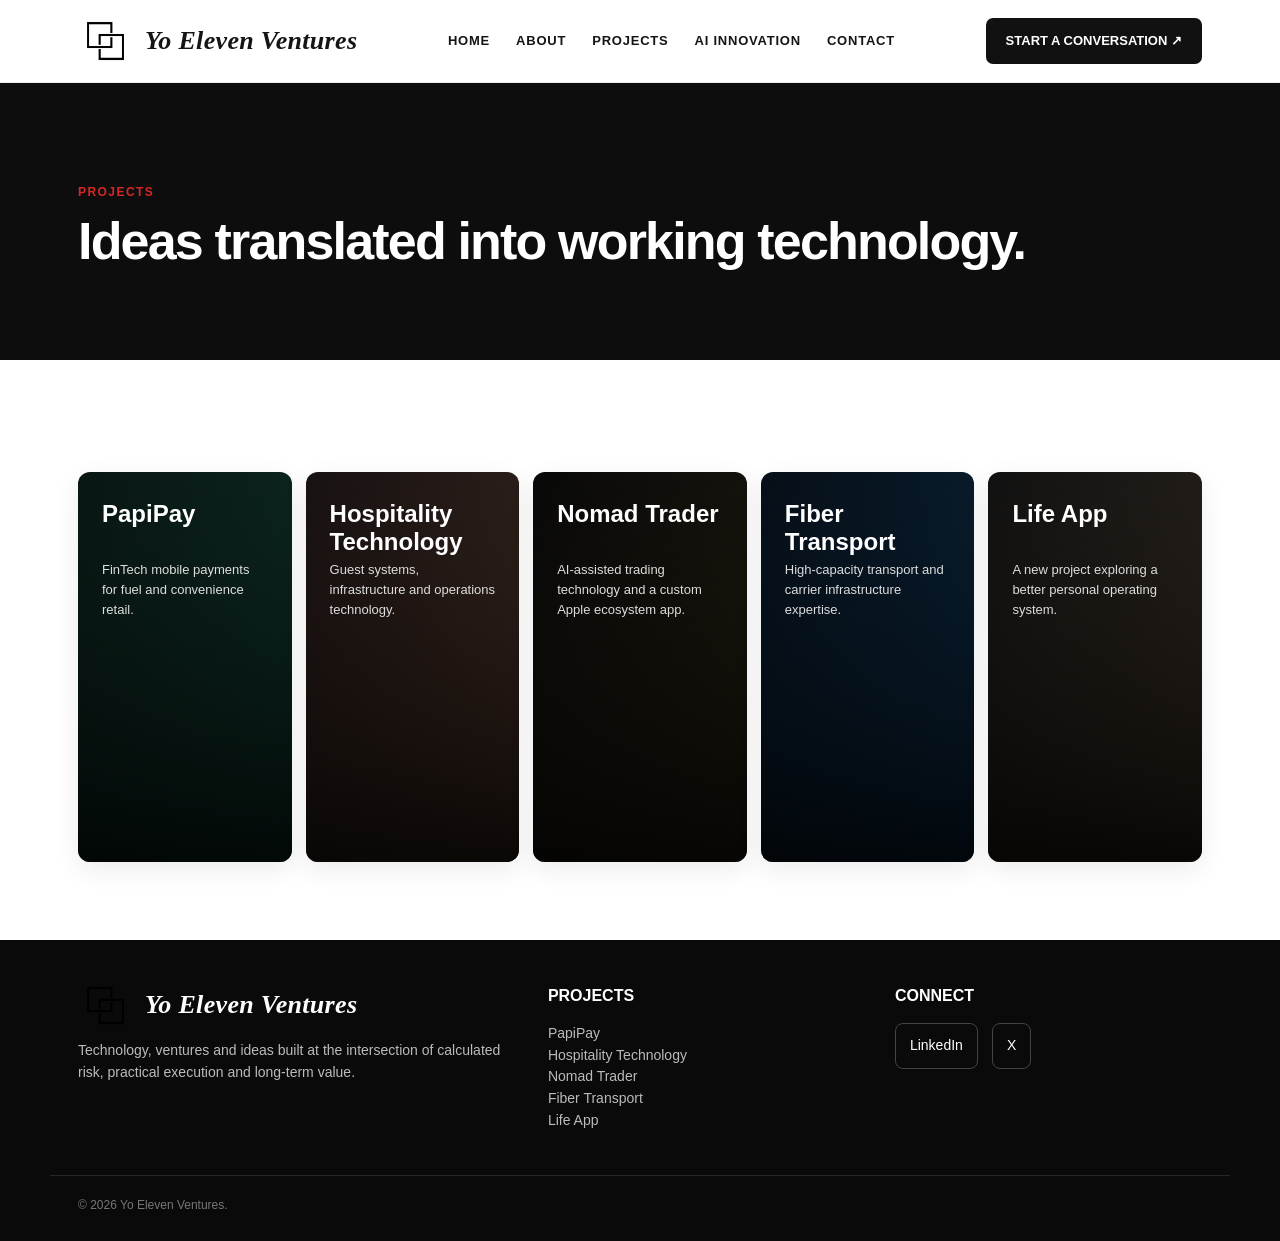
<file: projects.html>
<!doctype html><html lang="en"><head><meta charset="utf-8"><meta name="viewport" content="width=device-width,initial-scale=1">
<title>Projects | Yo Eleven Ventures</title><meta name="description" content="Yo Eleven Ventures — technology ventures, innovation and execution.">
<link rel="icon" href="assets/apple-touch-icon.png"><link rel="stylesheet" href="style.css"></head><body>
<header class="header"><div class="container nav">
<a class="brand" href="index.html"><img src="assets/logo-symbol.png" alt="Yo Eleven Ventures logo"><span>Yo Eleven Ventures</span></a>
<nav class="navlinks">
<a href="index.html">HOME</a><a href="about.html">ABOUT</a><a href="projects.html">PROJECTS</a><a href="ai.html">AI INNOVATION</a><a href="contact.html">CONTACT</a>
</nav><a class="cta" href="contact.html">START A CONVERSATION ↗</a>
</div></header>

<section class="page-hero"><div class="container"><div class="eyebrow">Projects</div><h1>Ideas translated into working technology.</h1></div></section>
<section class="section"><div class="container"><div class="projects">
<a class="card papi" href="papipay.html"><h3>PapiPay</h3><p>FinTech mobile payments for fuel and convenience retail.</p></a>
<a class="card hosp" href="hospitality.html"><h3>Hospitality Technology</h3><p>Guest systems, infrastructure and operations technology.</p></a>
<a class="card nomad" href="nomad-trader.html"><h3>Nomad Trader</h3><p>AI-assisted trading technology and a custom Apple ecosystem app.</p></a>
<a class="card fiber" href="fiber.html"><h3>Fiber Transport</h3><p>High-capacity transport and carrier infrastructure expertise.</p></a>
<a class="card life" href="life.html"><h3>Life App</h3><p>A new project exploring a better personal operating system.</p></a>
</div></div></section>

<footer class="footer"><div class="container footer-grid">
<div><div class="brand"><img src="assets/logo-symbol.png" alt=""><span>Yo Eleven Ventures</span></div>
<p>Technology, ventures and ideas built at the intersection of calculated risk, practical execution and long-term value.</p></div>
<div><strong>PROJECTS</strong><p><a href="papipay.html">PapiPay</a><br><a href="hospitality.html">Hospitality Technology</a><br><a href="nomad-trader.html">Nomad Trader</a><br><a href="fiber.html">Fiber Transport</a><br><a href="life.html">Life App</a></p></div>
<div><strong>CONNECT</strong><div class="social" style="margin-top:14px">
<a href="https://www.linkedin.com/in/joey-casta%C3%B1eda-6759066a" target="_blank" rel="noopener">LinkedIn</a>
<a href="https://x.com/TheNomadTraderX" target="_blank" rel="noopener">X</a>
</div></div></div>
<div class="container" style="border-top:1px solid #262626;margin-top:30px;padding-top:20px;color:#777;font-size:12px">© 2026 Yo Eleven Ventures.</div></footer>
</body></html>
</file>
<file: style.css>
:root{
  --bg:#0b0b0b;--panel:#111;--text:#151515;--muted:#666;--red:#d62727;
  --line:#e8e8e8;--white:#fff;--max:1180px;
}
*{box-sizing:border-box}
html{scroll-behavior:smooth}
body{margin:0;font-family:-apple-system,BlinkMacSystemFont,"Segoe UI",Inter,Arial,sans-serif;color:var(--text);background:#fff;line-height:1.55}
a{color:inherit;text-decoration:none}
img{max-width:100%;display:block}
.container{max-width:var(--max);margin:auto;padding:0 28px}
.header{position:sticky;top:0;background:rgba(255,255,255,.96);backdrop-filter:blur(14px);z-index:20;border-bottom:1px solid #eee}
.nav{height:82px;display:flex;align-items:center;justify-content:space-between;gap:26px}
.brand{display:flex;align-items:center;gap:12px;font-weight:700;letter-spacing:.02em}
.brand img{width:55px;height:42px;object-fit:contain}
.brand span{font-family:Georgia,serif;font-style:italic;font-size:26px}
.navlinks{display:flex;align-items:center;gap:26px;font-size:13px;font-weight:700;letter-spacing:.06em}
.navlinks a:hover,.navlinks a.active{color:var(--red)}
.cta{background:#111;color:#fff;padding:13px 20px;border-radius:7px;font-weight:700;font-size:13px}
.hero{width:100%;height:clamp(300px,42vw,620px);overflow:hidden;background:#f4f4f4}
.hero img{width:100%;height:100%;object-fit:cover;object-position:44% center}
.eyebrow{font-size:12px;font-weight:800;letter-spacing:.12em;color:var(--red);text-transform:uppercase}
h1{font-size:58px;line-height:1.05;margin:12px 0 22px;letter-spacing:-.035em}
h1 .red{color:var(--red)}
.lead{font-size:19px;color:#333;max-width:540px}
.buttons{display:flex;gap:12px;margin-top:28px}
.btn{display:inline-flex;align-items:center;gap:10px;padding:13px 18px;border:1px solid #111;border-radius:6px;font-size:13px;font-weight:800}
.btn.dark{background:#111;color:#fff}
.story{background:#0d0d0d;color:#fff;padding:44px 0}
.story-grid{display:grid;grid-template-columns:240px 1.4fr repeat(3,1fr);gap:26px;align-items:center}
.story-img{border-radius:10px;overflow:hidden}
.story h2,.section h2{font-size:34px;margin:4px 0 12px}
.story p{color:#d0d0d0;font-size:14px}
.pillar{border-left:1px solid #343434;padding-left:24px}
.pillar .icon{font-size:30px;color:var(--red)}
.pillar h3{font-size:14px;letter-spacing:.07em}
.section{padding:78px 0}
.center{text-align:center}
.projects{display:grid;grid-template-columns:repeat(5,1fr);gap:14px;margin-top:34px}
.card{height:390px;min-height:390px;border-radius:12px;overflow:hidden;position:relative;background:#111;color:#fff;padding:24px;display:flex;flex-direction:column;justify-content:flex-start;
box-shadow:0 8px 26px rgba(0,0,0,.08)}
.card::before{content:"";position:absolute;inset:0;background:linear-gradient(180deg,rgba(0,0,0,.08),rgba(0,0,0,.86));z-index:0}
.card>*{position:relative;z-index:1}
.card.papi{background:linear-gradient(135deg,#0a1815,#113d32)}
.project-card-brand{height:116px;flex:0 0 116px;display:flex;align-items:center;justify-content:center;margin-bottom:14px}
.card.papi .papi-mark{width:96px;height:96px;object-fit:contain}
.project-logo{display:block;max-width:100%;max-height:100%;object-fit:contain}
.nt-logo{width:112px;height:112px}
.concom-logo{width:190px;height:auto;object-position:center}
.hospitality-logos{width:100%;height:100%;display:grid;grid-template-columns:repeat(2,minmax(0,1fr));grid-template-rows:50px 34px 24px;gap:4px 8px;align-items:center;transform:translateY(-5px)}
.hospitality-logo{width:100%;height:34px;object-fit:contain}
.hospitality-logo:nth-child(1),.hospitality-logo:nth-child(2){height:46px}
.hospitality-logo.darkmark{background:transparent;border-radius:0;padding:0}
.hospitality-logo.lightmark{filter:brightness(0) invert(1)}
.hospitality-logo-starwood{grid-column:1 / -1;width:78%;height:32px;justify-self:center}
.card.hosp{background:linear-gradient(135deg,#191313,#51372a)}
.card.nomad{background:linear-gradient(135deg,#090909,#2e2615)}
.card.fiber{background:linear-gradient(135deg,#071019,#0d3150)}
.card.life{background:linear-gradient(135deg,#131313,#403327)}
.card h3{font-size:24px;line-height:1.15;min-height:56px;margin:4px 0}
.card p{font-size:13px;color:#ddd;min-height:54px;margin:0}
.card .more{font-size:12px;font-weight:800;letter-spacing:.08em;margin-top:auto}
.ai{background:#0d0d0d;color:#fff;border-radius:16px;padding:42px;margin-top:58px;display:grid;grid-template-columns:1.1fr 1.9fr;gap:40px}
.ai p{color:#cfcfcf}
.flow{display:grid;grid-template-columns:repeat(4,1fr);gap:14px}
.step{padding:18px;border-left:1px solid #333}
.step b{display:block;margin:8px 0}
.footer{background:#0a0a0a;color:#fff;padding:44px 0 26px}
.footer-grid{display:grid;grid-template-columns:1.4fr 1fr 1fr;gap:40px}
.footer p,.footer a{color:#bbb;font-size:14px}
.social{display:flex;gap:14px;flex-wrap:wrap}
.social a{border:1px solid #444;border-radius:8px;padding:11px 14px;color:#fff}
.page-hero{background:#0d0d0d;color:#fff;padding:100px 0 70px}
.page-hero h1{font-size:52px}
.content{padding:70px 0}
.content-grid{display:grid;grid-template-columns:1fr 1fr;gap:48px}
.content h2{font-size:34px}
.panel{background:#f6f6f6;padding:28px;border-radius:12px}
.video-grid{display:grid;grid-template-columns:repeat(3,1fr);gap:16px}
.video{aspect-ratio:16/9;border:0;width:100%;border-radius:10px}
.papipay-hero{display:flex;align-items:center;gap:52px}
.papipay-wordmark{width:min(260px,42vw);height:auto;object-fit:contain}
@media(max-width:980px){
 .navlinks{display:none}.story-grid{grid-template-columns:1fr 1fr}.projects{grid-template-columns:1fr 1fr}.ai{grid-template-columns:1fr}.flow{grid-template-columns:1fr 1fr}
 .hero{height:clamp(300px,52vw,520px);}.papipay-hero{gap:32px}h1{font-size:46px}.project-card-brand{height:116px;flex-basis:116px}.hospitality-logos{grid-template-rows:44px 33px 23px;gap:5px 7px}.hospitality-logo{height:31px}.hospitality-logo:nth-child(1),.hospitality-logo:nth-child(2){height:40px}.nt-logo{width:104px;height:104px}.concom-logo{width:175px}
}
@media(max-width:640px){
 .container{padding:0 18px}.hero{height:clamp(280px,78vw,390px)}
 h1{font-size:39px}.story-grid,.projects,.content-grid,.footer-grid,.video-grid{grid-template-columns:1fr}.pillar{border-left:0;border-top:1px solid #333;padding:18px 0 0}.papipay-hero{display:block}.papipay-wordmark{width:min(300px,82vw);margin-bottom:28px}.project-card-brand{height:104px;flex-basis:104px}.hospitality-logos{grid-template-rows:40px 32px 24px;gap:4px 7px}.hospitality-logo{height:27px}.hospitality-logo:nth-child(1),.hospitality-logo:nth-child(2){height:36px}.nt-logo{width:94px;height:94px}.concom-logo{width:160px}
 .flow{grid-template-columns:1fr}.nav{height:70px}.brand span{font-size:21px}
}
</file>
